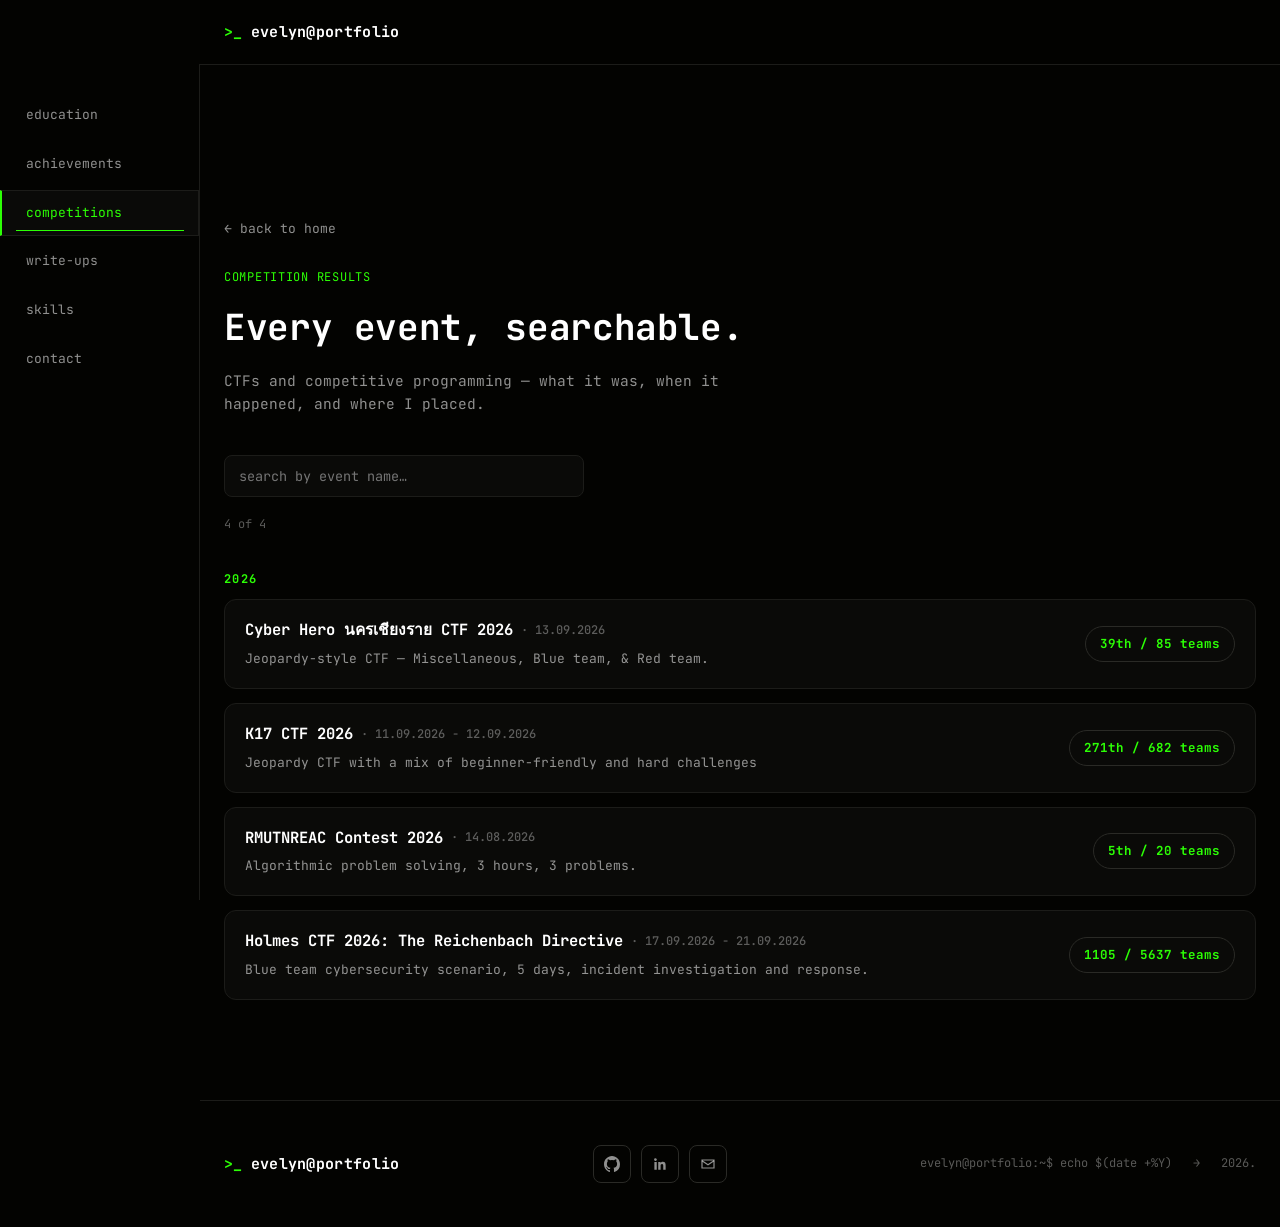
<file: competitions.html>
<!DOCTYPE html>
<html lang="en">
<head>
<meta charset="UTF-8">
<meta name="viewport" content="width=device-width, initial-scale=1.0">
<title>evelyn@competitions</title>
<meta name="description" content="CTF and competitive programming results — searchable list.">
<link rel="preconnect" href="https://fonts.googleapis.com">
<link rel="preconnect" href="https://fonts.gstatic.com" crossorigin>
<link href="https://fonts.googleapis.com/css2?family=JetBrains+Mono:wght@400;500;600;700;800&display=swap" rel="stylesheet">
<link rel="stylesheet" href="css/style.css">
<style>
  /* ---- Competitions-index-specific styles (not in style.css) ---- */
  .blog-hero { max-width: 1120px; margin: 0 auto; padding: 150px 24px 0; }
  .blog-back {
    display: inline-flex; align-items: center; gap: 6px;
    color: var(--muted); text-decoration: none; font-size: 13px; margin-bottom: 28px;
  }
  .blog-back:hover { color: var(--text); }

  .blog-controls {
    max-width: 1120px; margin: 40px auto 0; padding: 0 24px;
    display: flex; flex-direction: column; gap: 18px;
  }
  .blog-search input{
    width: 100%; max-width: 360px;
    background: var(--bg-raised); border: 1px solid var(--border);
    border-radius: var(--radius-sm); padding: 11px 14px; color: var(--text);
    font-family: inherit; font-size: 13.5px;
  }
  .blog-search input:focus{ border-color: var(--accent); outline: none; }

  .blog-list-wrap{ max-width: 1120px; margin: 0 auto; padding: 36px 24px 100px; }
  .blog-empty{ color: var(--muted); font-size: 14px; padding: 40px 0; text-align: center; }
  .filter-count{ font-size: 12px; color: var(--muted-dim); }
</style>
</head>
<body data-page="competitions">

<header class="site-header">
  <div class="container header-inner">
    <a href="index.html#hero" class="logo" aria-label="eve portfolio home">
      <span class="prompt">&gt;_</span> evelyn@portfolio
    </a>
    <aside class="side-nav" aria-label="Primary">
      <nav class="side-nav-list">
        <a href="index.html#education" class="nav-link" data-section="education">education</a>
        <a href="index.html#achievements" class="nav-link" data-section="achievements">achievements</a>
        <a href="index.html#competitions" class="nav-link" data-section="competitions">competitions</a>
        <a href="index.html#writeups" class="nav-link" data-section="writeups">write-ups</a>
        <a href="index.html#skills" class="nav-link" data-section="skills">skills</a>
        <a href="index.html#contact" class="nav-link" data-section="contact">contact</a>
      </nav>
    </aside>
    <div class="nav-cta">
      <button class="nav-toggle" id="nav-toggle" aria-label="Toggle menu" aria-expanded="false" aria-controls="mobile-menu">
        <span></span>
      </button>
    </div>
  </div>
  <div class="mobile-menu" id="mobile-menu">
    <a href="index.html#education" class="nav-link">education</a>
    <a href="index.html#achievements" class="nav-link">achievements</a>
    <a href="index.html#competitions" class="nav-link">competitions</a>
    <a href="index.html#writeups" class="nav-link">write-ups</a>
    <a href="index.html#skills" class="nav-link">skills</a>
    <a href="index.html#contact" class="nav-link">contact</a>
  </div>
</header>

<main id="main">
  <div class="blog-hero">
    <a href="index.html#competitions" class="blog-back">&larr; back to home</a>
    <div class="post-eyebrow" style="font-size:12px;letter-spacing:0.06em;text-transform:uppercase;color:var(--accent);margin-bottom:12px;">Competition Results</div>
    <h1 class="section-title">Every event, searchable.</h1>
    <p class="section-desc">CTFs and competitive programming — what it was, when it happened, and where I placed.</p>
  </div>

  <div class="blog-controls">
    <div class="blog-search">
      <input id="competition-search" type="text" placeholder="search by event name&hellip;" autocomplete="off">
    </div>
    <span class="filter-count" id="filter-count"></span>
  </div>

  <div class="blog-list-wrap">
    <div id="all-competition-list">
      <!-- Rendered by inline script below from js/competitions_data.js -->
    </div>
    <div class="blog-empty" id="competition-empty" style="display:none;">No competitions match that search.</div>
  </div>
</main>

<footer>
  <div class="container footer-inner">
    <div class="logo"><span class="prompt">&gt;_</span> evelyn@portfolio</div>
    <div class="footer-links">
      <a href="https://github.com/evelynV-exe" class="footer-link" aria-label="GitHub">
        <svg width="16" height="16" viewBox="0 0 24 24" fill="currentColor"><path d="M12 0C5.37 0 0 5.5 0 12.3c0 5.44 3.44 10.05 8.2 11.68.6.11.82-.27.82-.6 0-.29-.01-1.07-.02-2.1-3.34.75-4.04-1.65-4.04-1.65-.55-1.43-1.34-1.81-1.34-1.81-1.09-.77.08-.76.08-.76 1.2.09 1.84 1.26 1.84 1.26 1.07 1.87 2.81 1.33 3.5 1.02.11-.79.42-1.33.76-1.64-2.67-.31-5.47-1.37-5.47-6.09 0-1.35.47-2.44 1.24-3.31-.12-.31-.54-1.56.12-3.26 0 0 1.01-.33 3.3 1.26a11.2 11.2 0 0 1 6 0c2.29-1.59 3.3-1.26 3.3-1.26.66 1.7.24 2.95.12 3.26.77.87 1.24 1.96 1.24 3.31 0 4.73-2.81 5.77-5.49 6.08.43.38.81 1.12.81 2.27 0 1.64-.02 2.96-.02 3.36 0 .33.22.72.83.6A12.32 12.32 0 0 0 24 12.3C24 5.5 18.63 0 12 0Z"/></svg>
      </a>
      <a href="https://linkedin.com/in/evelynbt" class="footer-link" aria-label="LinkedIn">
        <svg width="16" height="16" viewBox="0 0 24 24" fill="currentColor"><path d="M20.45 20.45h-3.56v-5.57c0-1.33-.02-3.04-1.85-3.04-1.86 0-2.14 1.45-2.14 2.94v5.67H9.34V9h3.42v1.56h.05c.48-.9 1.64-1.85 3.37-1.85 3.6 0 4.27 2.37 4.27 5.46v6.28ZM5.34 7.43a2.07 2.07 0 1 1 0-4.13 2.07 2.07 0 0 1 0 4.13ZM7.12 20.45H3.56V9h3.56v11.45Z"/></svg>
      </a>
      <a href="mailto:asyncbyevelyn@gmail.com" class="footer-link" aria-label="Email">
        <svg width="16" height="16" viewBox="0 0 24 24" fill="none" stroke="currentColor" stroke-width="1.8"><path d="M3 6h18v12H3z"/><path d="m3 7 9 6 9-6"/></svg>
      </a>
    </div>
    <div class="footer-copy">evelyn@portfolio:~$ echo $(date +%Y) &nbsp; → &nbsp; 2026.</div>
  </div>
</footer>

<script src="js/competitions_data.js"></script>
<script src="js/script.js"></script>
<script>
  (function(){
    const items = window.competitions || [];

    const listEl = document.getElementById('all-competition-list');
    const emptyMsg = document.getElementById('competition-empty');
    const searchInput = document.getElementById('competition-search');
    const countEl = document.getElementById('filter-count');
    let searchTerm = '';

    function itemHTML(c){
      return `
        <div class="competition-item">
          <div class="competition-main">
            <div class="competition-event">${c.event}${c.date ? ` <span class="competition-date">&middot; ${c.date}</span>` : ''}</div>
            <div class="competition-desc">${c.description}</div>
          </div>
          <span class="competition-position">${c.position}</span>
        </div>`;
    }

    function yearOf(c){
      const m = (c.date || '').match(/\d{4}/);
      return m ? m[0] : 'Undated';
    }

    function matches(c){
      if(!searchTerm) return true;
      const haystack = (c.event + ' ' + (c.description || '') + ' ' + (c.position || '')).toLowerCase();
      return haystack.includes(searchTerm);
    }

    function render(){
      const visible = items.filter(matches);

      // Group by year, newest first ('Undated' sinks to the bottom).
      const years = [...new Set(visible.map(yearOf))].sort((a, b) => {
        if(a === 'Undated') return 1;
        if(b === 'Undated') return -1;
        return b.localeCompare(a);
      });

      listEl.innerHTML = years.map(year => `
        <div class="competition-year">${year}</div>
        <div class="competition-list">
          ${visible.filter(c => yearOf(c) === year).map(itemHTML).join('')}
        </div>
      `).join('');

      emptyMsg.style.display = visible.length ? 'none' : 'block';
      countEl.textContent = `${visible.length} of ${items.length}`;
    }

    searchInput.addEventListener('input', (e) => {
      searchTerm = e.target.value.trim().toLowerCase();
      render();
    });

    render();
  })();
</script>

</body>
</html>
</file>
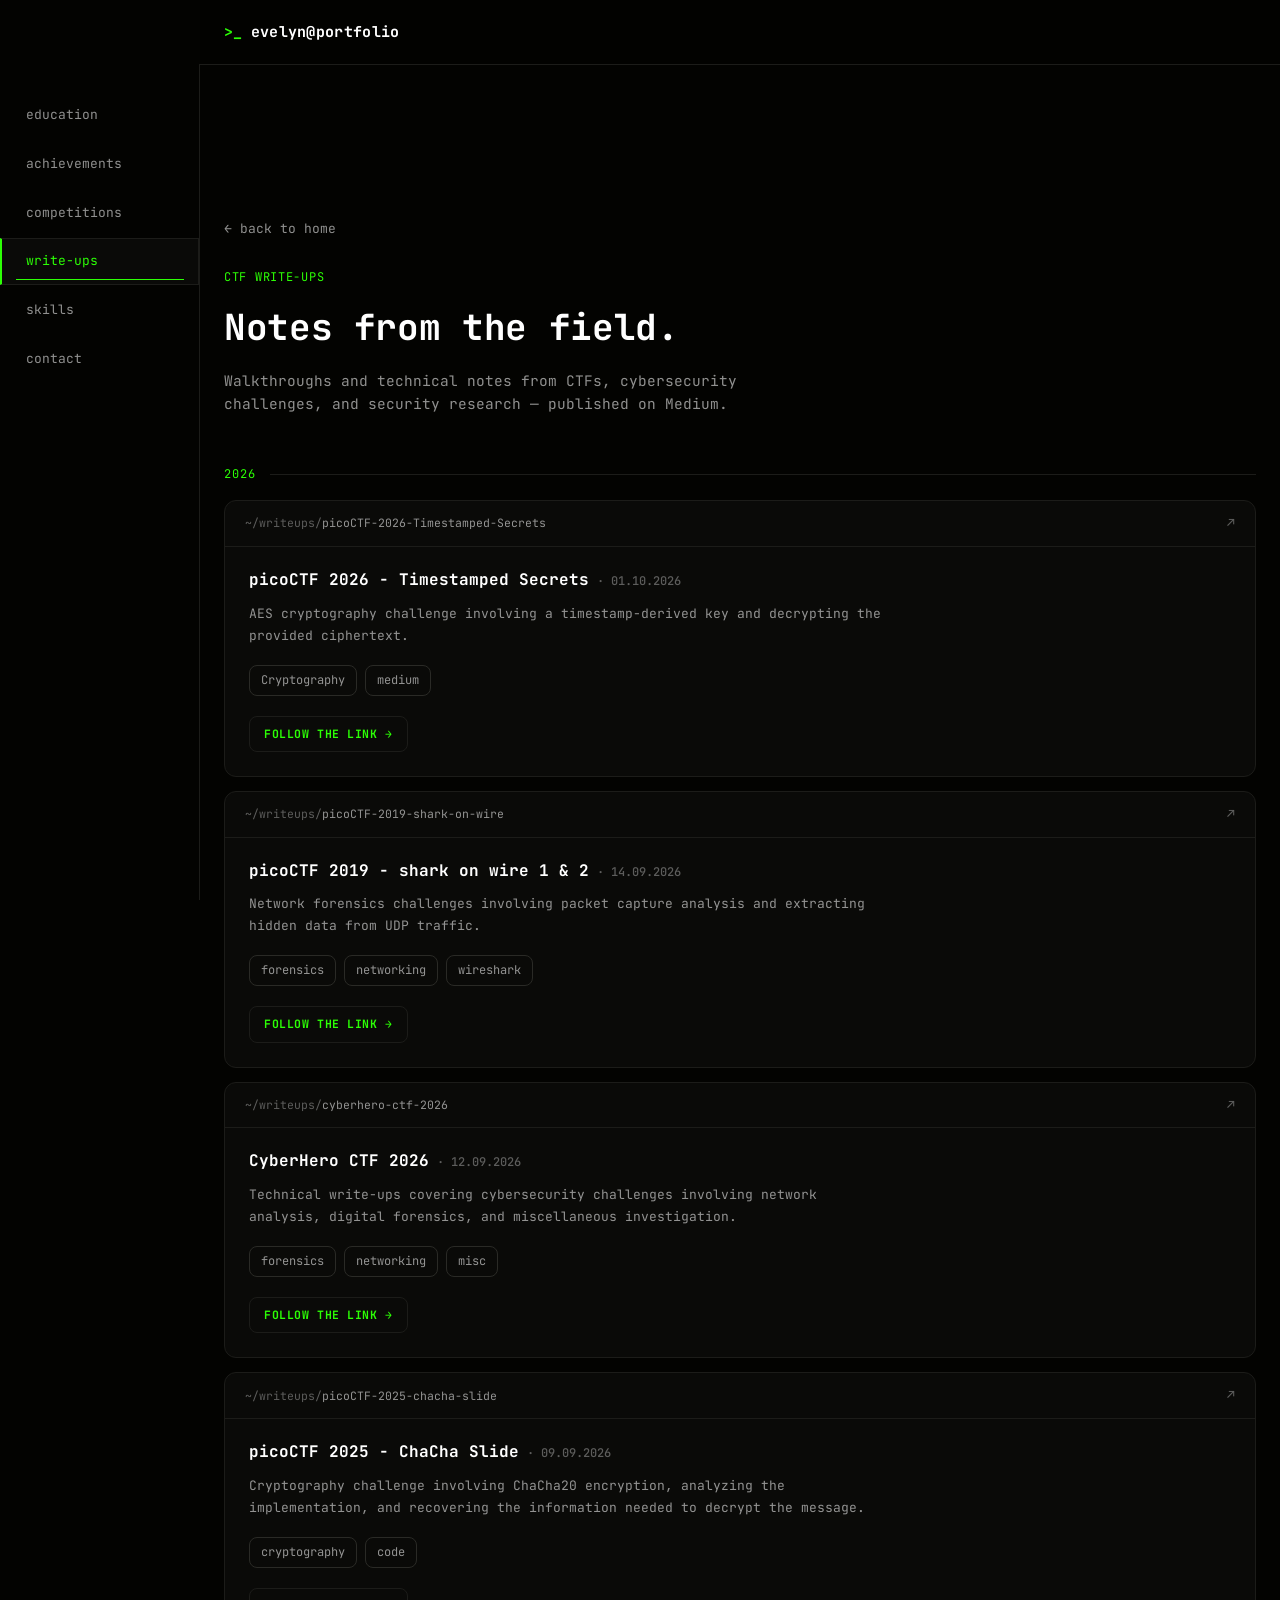
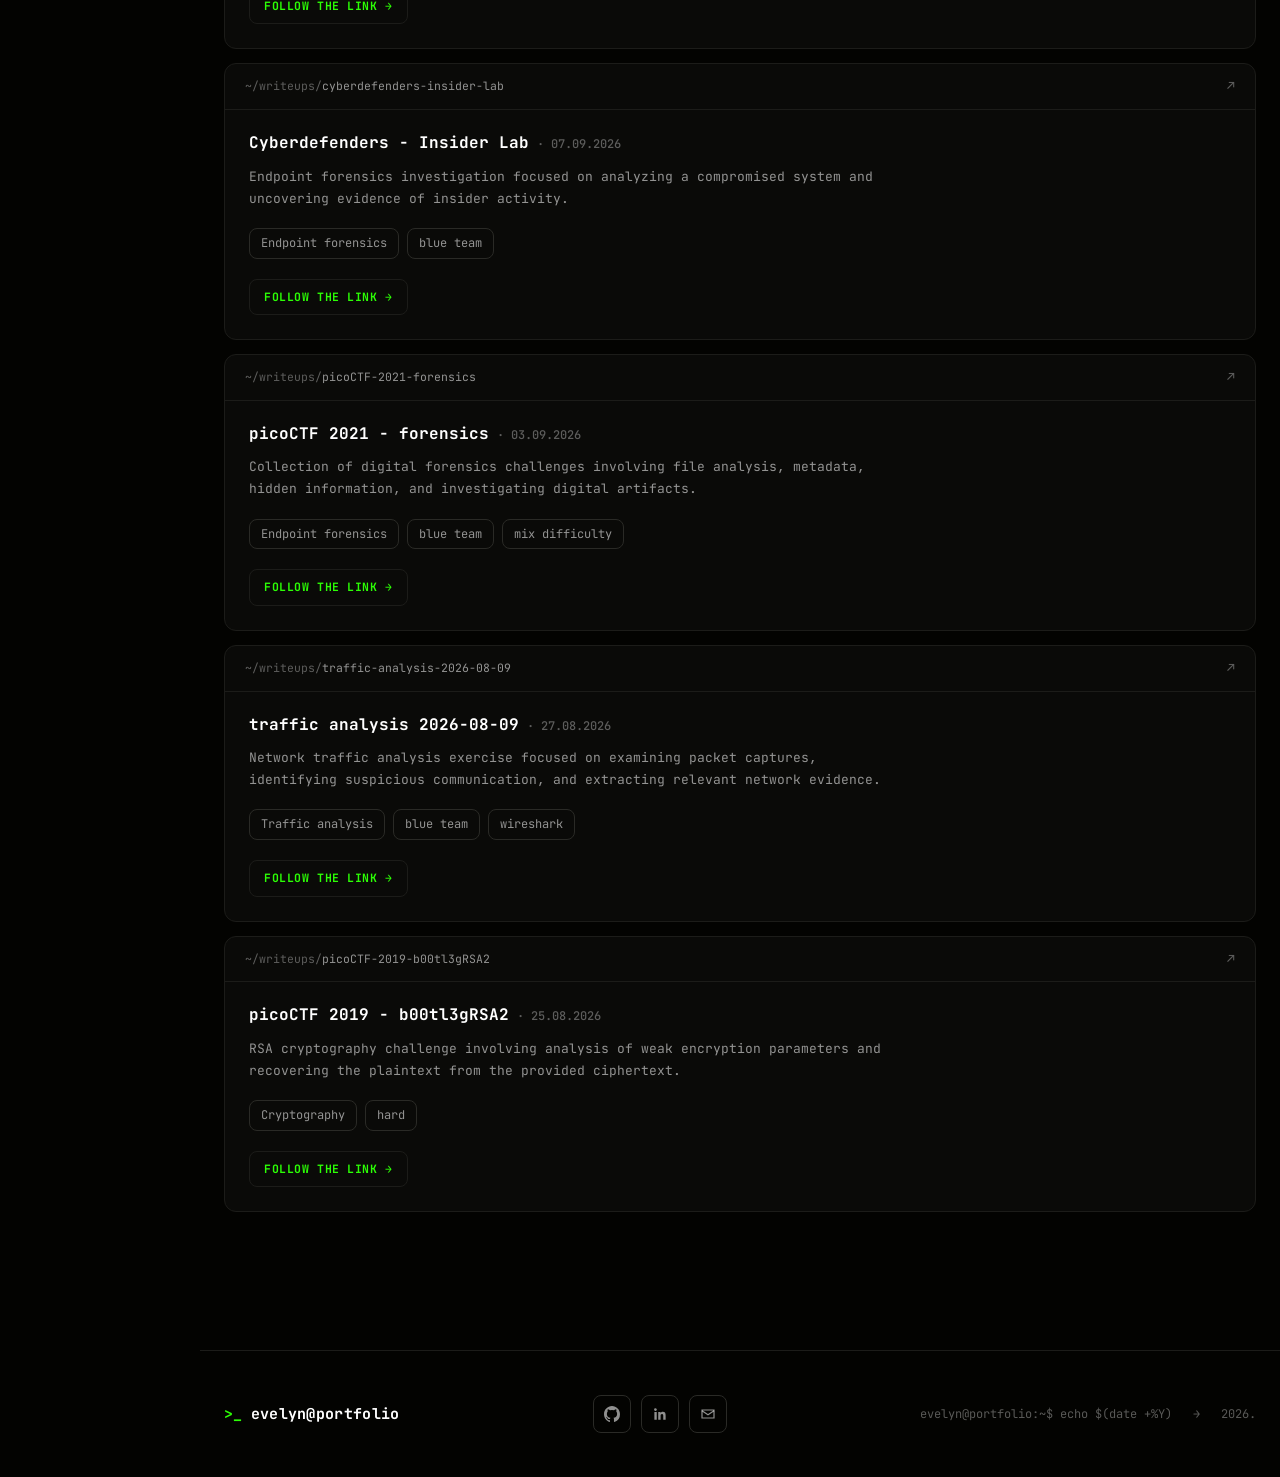
<file: writeups.html>
<!DOCTYPE html>
<html lang="en">
<head>
<meta charset="UTF-8">
<meta name="viewport" content="width=device-width, initial-scale=1.0">
<title>evelyn@write-ups</title>
<meta name="description" content="CTF write-ups and cybersecurity walkthroughs, published on Medium.">
<link rel="preconnect" href="https://fonts.googleapis.com">
<link rel="preconnect" href="https://fonts.gstatic.com" crossorigin>
<link href="https://fonts.googleapis.com/css2?family=JetBrains+Mono:wght@400;500;600;700;800&display=swap" rel="stylesheet">
<link rel="stylesheet" href="css/style.css">
<style>
  /* ---- Write-ups-index-specific styles (not in style.css) ---- */
  .writeup-hero { max-width: 1120px; margin: 0 auto; padding: 150px 24px 0; }
  .writeup-back {
    display: inline-flex; align-items: center; gap: 6px;
    color: var(--muted); text-decoration: none; font-size: 13px; margin-bottom: 28px;
  }
  .writeup-back:hover { color: var(--text); }

  .writeup-list-wrap{ max-width: 1120px; margin: 0 auto; padding: 50px 24px 100px; }

  .writeup-year{
    display: flex; align-items: center; gap: 14px;
    color: var(--accent); font-size: 12px; letter-spacing: 0.08em;
    text-transform: uppercase; margin: 0 0 16px;
  }
  .writeup-year::after{ content: ""; flex: 1; height: 1px; background: var(--border); }
  .writeup-year:not(:first-child){ margin-top: 10px; }

  .writeup-list{ display: flex; flex-direction: column; gap: 14px; margin-bottom: 38px; }

  .writeup-card{
    display: block; padding: 0; overflow: hidden;
    background: var(--bg-raised); border: 1px solid var(--border); border-radius: var(--radius-lg);
    text-decoration: none; color: inherit;
    transition: border-color 200ms var(--ease), transform 200ms var(--ease), box-shadow 200ms var(--ease);
  }
  .writeup-card:hover{
    border-color: var(--accent);
    transform: translateY(-3px);
    box-shadow: 0 18px 34px -24px rgba(44,255,5,0.28);
  }

  .writeup-card-head{
    display: flex; align-items: center; justify-content: space-between; gap: 10px;
    padding: 12px 20px;
    border-bottom: 1px solid var(--border);
    font-size: 11.5px; color: var(--muted-dim);
  }
  .writeup-path::before{ content: "~/writeups/"; color: var(--muted-dim); }
  .writeup-path{ color: var(--muted); }
  .writeup-arrow{ font-size: 13px; color: var(--muted-dim); transition: color 200ms var(--ease), transform 200ms var(--ease); }
  .writeup-card:hover .writeup-arrow{ color: var(--accent); transform: translate(2px, -2px); }

  .writeup-card-body{ padding: 20px 24px 24px; }

  .writeup-top{ display: flex; align-items: baseline; flex-wrap: wrap; gap: 8px; margin-bottom: 10px; }
  .writeup-event{ font-size: 16px; font-weight: 700; }
  .writeup-date{ font-size: 12px; font-weight: 500; color: var(--muted-dim); }

  .writeup-desc{ color: var(--muted); font-size: 13px; line-height: 1.7; max-width: 640px; margin-bottom: 18px; }

  .writeup-tags{ display: flex; flex-wrap: wrap; gap: 8px; margin-bottom: 20px; }

  .writeup-medium{
    display: inline-flex; align-items: center; gap: 6px;
    font-size: 11.5px; font-weight: 700; letter-spacing: 0.05em; text-transform: uppercase;
    color: var(--accent);
    border: 1px solid var(--border); border-radius: var(--radius-sm);
    padding: 8px 14px;
    transition: border-color 200ms var(--ease), background 200ms var(--ease);
  }
  .writeup-card:hover .writeup-medium{ border-color: var(--accent); background: rgba(44,255,5,0.06); }

  @media (max-width: 700px){
    .writeup-hero{ padding-top: 120px; }
    .writeup-card-head{ padding: 10px 16px; }
    .writeup-card-body{ padding: 18px 18px 20px; }
  }
</style>
</head>
<body data-page="writeups">

<header class="site-header">
  <div class="container header-inner">
    <a href="index.html#hero" class="logo" aria-label="eve portfolio home">
      <span class="prompt">&gt;_</span> evelyn@portfolio
    </a>
    <aside class="side-nav" aria-label="Primary">
      <nav class="side-nav-list">
        <a href="index.html#education" class="nav-link" data-section="education">education</a>
        <a href="index.html#achievements" class="nav-link" data-section="achievements">achievements</a>
        <a href="index.html#competitions" class="nav-link" data-section="competitions">competitions</a>
        <a href="index.html#writeups" class="nav-link" data-section="writeups">write-ups</a>
        <a href="index.html#skills" class="nav-link" data-section="skills">skills</a>
        <a href="index.html#contact" class="nav-link" data-section="contact">contact</a>
      </nav>
    </aside>
    <div class="nav-cta">
      <button class="nav-toggle" id="nav-toggle" aria-label="Toggle menu" aria-expanded="false" aria-controls="mobile-menu">
        <span></span>
      </button>
    </div>
  </div>
  <div class="mobile-menu" id="mobile-menu">
    <a href="index.html#education" class="nav-link">education</a>
    <a href="index.html#achievements" class="nav-link">achievements</a>
    <a href="index.html#competitions" class="nav-link">competitions</a>
    <a href="index.html#writeups" class="nav-link">write-ups</a>
    <a href="index.html#skills" class="nav-link">skills</a>
    <a href="index.html#contact" class="nav-link">contact</a>
  </div>
</header>

<main id="main">
  <div class="writeup-hero">
    <a href="index.html#writeups" class="writeup-back">&larr; back to home</a>
    <div class="post-eyebrow" style="font-size:12px;letter-spacing:0.06em;text-transform:uppercase;color:var(--accent);margin-bottom:12px;">CTF Write-ups</div>
    <h1 class="section-title">Notes from the field.</h1>
    <p class="section-desc">Walkthroughs and technical notes from CTFs, cybersecurity challenges, and security research — published on Medium.</p>
  </div>

  <div class="writeup-list-wrap">

    <div id="writeups-container">
      <!-- Write-ups are rendered from js/writeups_data.js -->
    </div>

  </div>
</main>

<footer>
  <div class="container footer-inner">
    <div class="logo"><span class="prompt">&gt;_</span> evelyn@portfolio</div>
    <div class="footer-links">
      <a href="https://github.com/evelynV-exe" class="footer-link" aria-label="GitHub">
        <svg width="16" height="16" viewBox="0 0 24 24" fill="currentColor"><path d="M12 0C5.37 0 0 5.5 0 12.3c0 5.44 3.44 10.05 8.2 11.68.6.11.82-.27.82-.6 0-.29-.01-1.07-.02-2.1-3.34.75-4.04-1.65-4.04-1.65-.55-1.43-1.34-1.81-1.34-1.81-1.09-.77.08-.76.08-.76 1.2.09 1.84 1.26 1.84 1.26 1.07 1.87 2.81 1.33 3.5 1.02.11-.79.42-1.33.76-1.64-2.67-.31-5.47-1.37-5.47-6.09 0-1.35.47-2.44 1.24-3.31-.12-.31-.54-1.56.12-3.26 0 0 1.01-.33 3.3 1.26a11.2 11.2 0 0 1 6 0c2.29-1.59 3.3-1.26 3.3-1.26.66 1.7.24 2.95.12 3.26.77.87 1.24 1.96 1.24 3.31 0 4.73-2.81 5.77-5.49 6.08.43.38.81 1.12.81 2.27 0 1.64-.02 2.96-.02 3.36 0 .33.22.72.83.6A12.32 12.32 0 0 0 24 12.3C24 5.5 18.63 0 12 0Z"/></svg>
      </a>
      <a href="https://linkedin.com/in/evelynbt" class="footer-link" aria-label="LinkedIn">
        <svg width="16" height="16" viewBox="0 0 24 24" fill="currentColor"><path d="M20.45 20.45h-3.56v-5.57c0-1.33-.02-3.04-1.85-3.04-1.86 0-2.14 1.45-2.14 2.94v5.67H9.34V9h3.42v1.56h.05c.48-.9 1.64-1.85 3.37-1.85 3.6 0 4.27 2.37 4.27 5.46v6.28ZM5.34 7.43a2.07 2.07 0 1 1 0-4.13 2.07 2.07 0 0 1 0 4.13ZM7.12 20.45H3.56V9h3.56v11.45Z"/></svg>
      </a>
      <a href="mailto:asyncbyevelyn@gmail.com" class="footer-link" aria-label="Email">
        <svg width="16" height="16" viewBox="0 0 24 24" fill="none" stroke="currentColor" stroke-width="1.8"><path d="M3 6h18v12H3z"/><path d="m3 7 9 6 9-6"/></svg>
      </a>
    </div>
    <div class="footer-copy">evelyn@portfolio:~$ echo $(date +%Y) &nbsp; → &nbsp; 2026.</div>
  </div>
</footer>

<script src="js/writeup_data.js"></script>
<script src="js/script.js"></script>

</body>
</html>
</file>
<file: css/style.css>
:root {
  --bg: #030301;
  --bg-raised: #0a0a08;
  --accent: #2CFF05;
  --text: #ffffff;
  --border: #1c1c19;
  --border-hover: #2a2a26;
  --muted: rgba(255,255,255,0.56);
  --muted-dim: rgba(255,255,255,0.34);
  --header-bg: rgba(3,3,1,0.88);
  --terminal-bg: #060605;
  --surface-tint: rgba(255,255,255,0.03);
  --radius-sm: 8px;
  --radius: 10px;
  --radius-lg: 12px;
  --ease: cubic-bezier(.4,0,.2,1);
  --sidebar-width: 200px;
}

html {
  transition: background 200ms var(--ease);
}

body,
.site-header,
.terminal-titlebar,
.terminal-window,
.project-card,
.skill-card,
.badge,
.tag,
.btn,
.nav-link,
.card-link,
.footer-link {
  transition:
    background 200ms var(--ease),
    border-color 200ms var(--ease),
    color 200ms var(--ease);
}

* {
  margin: 0;
  padding: 0;
  box-sizing: border-box;
}

html {
  scroll-behavior: smooth;
}

body {
  background: var(--bg);
  color: var(--text);
  font-family: 'JetBrains Mono', ui-monospace, 'SF Mono', Consolas, monospace;
  line-height: 1.6;
  -webkit-font-smoothing: antialiased;
  overflow-x: hidden;
}

::selection {
  background: var(--accent);
  color: var(--bg);
}

a {
  color: inherit;
  text-decoration: none;
}

:focus-visible {
  outline: 1.5px solid var(--accent);
  outline-offset: 3px;
  border-radius: 4px;
}

/* ---------- Scrollbar ---------- */

::-webkit-scrollbar {
  width: 10px;
}

::-webkit-scrollbar-track {
  background: var(--bg);
}

::-webkit-scrollbar-thumb {
  background: var(--border-hover);
  border-radius: 10px;
}

::-webkit-scrollbar-thumb:hover {
  background: var(--muted-dim);
}

/* ---------- Container ---------- */

.container {
  width: 100%;
  max-width: 1120px;
  margin: 0 auto;
  padding: 0 24px;
}

/* ---------- Header ---------- */

.site-header {
  position: sticky;
  top: 0;
  z-index: 100;
  background: var(--header-bg);
  border-bottom: 1px solid var(--border);
  backdrop-filter: none;
}

.header-inner {
  display: flex;
  align-items: center;
  justify-content: space-between;
  height: 64px;
}

.logo {
  display: flex;
  align-items: center;
  gap: 8px;
  font-weight: 700;
  font-size: 15px;
  letter-spacing: 0.02em;
}

.logo .prompt {
  color: var(--accent);
}

.logo .blink-dot {
  width: 8px;
  height: 8px;
  background: var(--accent);
  animation: blink 1.1s step-end infinite;
  border-radius: 1px;
}

/* ---------- Sidebar nav ---------- */

.side-nav {
  position: fixed;
  top: 64px;
  left: 0;
  bottom: 0;
  width: var(--sidebar-width);
  border-right: 1px solid var(--border);
  background: var(--bg);
  z-index: 90;
  overflow-y: auto;
  padding: 28px 0;
}

.side-nav .side-nav-list {
  display: flex;
  flex-direction: column;
  gap: 2px;
}

.side-nav .nav-link {
  padding: 12px 24px;
  font-size: 13px;
  color: var(--muted);
  border: 1px solid transparent;
  border-left: 2px solid transparent;
  border-radius: 0;
  transition:
    color 180ms var(--ease),
    border-color 180ms var(--ease),
    background 180ms var(--ease);
}

.side-nav .nav-link:hover {
  color: var(--text);
  background: var(--surface-tint);
}

.side-nav .nav-link.active {
  color: var(--accent);
  background: var(--bg-raised);
  border-left-color: var(--accent);
}

.nav-link {
  padding: 8px 14px;
  font-size: 13px;
  color: var(--muted);
  border: 1px solid transparent;
  border-radius: var(--radius-sm);
  transition:
    color 180ms var(--ease),
    border-color 180ms var(--ease),
    background 180ms var(--ease);
  position: relative;
}

.nav-link::before {
  content: "";
}

.nav-link:hover {
  color: var(--text);
  border-color: var(--border);
}

.nav-link.active {
  color: var(--accent);
  border-color: var(--border);
  background: var(--bg-raised);
}

.nav-link.active::after {
  content: "";
  position: absolute;
  left: 14px;
  right: 14px;
  bottom: 4px;
  height: 1px;
  background: var(--accent);
}

/* ---------- Header CTA ---------- */

.nav-cta {
  display: flex;
  align-items: center;
  gap: 12px;
}

.btn {
  display: inline-flex;
  align-items: center;
  gap: 8px;
  padding: 9px 18px;
  font-family: inherit;
  font-size: 13px;
  font-weight: 600;
  border-radius: var(--radius-sm);
  border: 1px solid var(--border-hover);
  background: transparent;
  color: var(--text);
  cursor: pointer;
  transition:
    border-color 180ms var(--ease),
    color 180ms var(--ease),
    background 180ms var(--ease),
    transform 180ms var(--ease);
}

.btn:hover {
  border-color: var(--accent);
  color: var(--accent);
  transform: translateY(-1px);
}

.btn-solid {
  background: var(--accent);
  color: var(--bg);
  border-color: var(--accent);
  font-weight: 700;
}

.btn-solid:hover {
  background: transparent;
  color: var(--accent);
  transform: translateY(-1px);
}

/* ---------- Mobile navigation ---------- */

.nav-toggle {
  display: none;
  width: 38px;
  height: 38px;
  border: 1px solid var(--border-hover);
  border-radius: var(--radius-sm);
  background: transparent;
  align-items: center;
  justify-content: center;
  cursor: pointer;
  flex-direction: column;
  gap: 4px;
}

.nav-toggle span,
.nav-toggle::before,
.nav-toggle::after {
  content: "";
  display: block;
  width: 16px;
  height: 1.5px;
  background: var(--text);
  transition: all 200ms var(--ease);
}

.mobile-menu {
  display: none;
  position: fixed;
  inset: 0;
  top: 64px;
  background: var(--bg);
  z-index: 99;
  padding: 32px 24px;
  flex-direction: column;
  gap: 4px;
  animation: fadeIn 200ms var(--ease);
}

.mobile-menu.open {
  display: flex;
}

.mobile-menu .nav-link {
  font-size: 16px;
  padding: 16px 4px;
  border-bottom: 1px solid var(--border);
  border-radius: 0;
}

@keyframes fadeIn {
  from {
    opacity: 0;
  }

  to {
    opacity: 1;
  }
}

@keyframes blink {
  0%,
  50% {
    opacity: 1;
  }

  51%,
  100% {
    opacity: 0;
  }
}

/* ---------- Desktop sidebar layout ---------- */

@media (min-width: 861px) {
  .site-header {
    margin-left: var(--sidebar-width);
    width: calc(100% - var(--sidebar-width));
  }

  #main,
  footer {
    margin-left: var(--sidebar-width);
    width: calc(100% - var(--sidebar-width));
  }
}

/* ---------- Hero / Terminal ---------- */

.hero {
  min-height: auto;
  display: flex;
  flex-direction: column;
  align-items: center;
  justify-content: flex-start;
  padding: 60px 24px 80px;
  position: relative;
}

.terminal-window {
  width: 100%;
  max-width: 760px;
  border: 1px solid var(--border-hover);
  border-radius: var(--radius-lg);
  background: var(--bg-raised);
  overflow: hidden;
  box-shadow: 0 30px 60px -30px rgba(0,0,0,0.6);
}

.terminal-titlebar {
  display: flex;
  align-items: center;
  gap: 8px;
  padding: 12px 16px;
  border-bottom: 1px solid var(--border);
  background: var(--terminal-bg);
}

.tb-dot {
  width: 10px;
  height: 10px;
  border-radius: 50%;
  border: 1px solid rgba(0,0,0,0.15);
}

.tb-dot:nth-child(1) {
  background: #ff5f57;
}

.tb-dot:nth-child(2) {
  background: #ffbd2e;
}

.tb-dot:nth-child(3) {
  background: #28c840;
}

.terminal-titlebar .tb-name {
  margin-left: 8px;
  font-size: 12px;
  color: var(--muted);
}

/* ---------- Profile card ---------- */

.profile-card {
  max-width: 760px;
}

.profile-body {
  display: flex;
  gap: 36px;
  align-items: stretch;
  padding: 32px;
}

.profile-avatar {
  position: relative;
  flex-shrink: 0;
  width: 220px;
  border-radius: var(--radius-lg);
  border: 1px solid var(--border-hover);
  background:
    repeating-linear-gradient(
      135deg,
      rgba(44,255,5,0.05) 0 2px,
      transparent 2px 10px
    ),
    var(--terminal-bg);
  display: flex;
  align-items: center;
  justify-content: center;
  box-shadow: inset 0 0 0 1px rgba(44,255,5,0.04);
  overflow: hidden;
}

.profile-avatar-img {
  position: absolute;
  inset: 0;
  width: 100%;
  height: 100%;
  object-fit: cover;
}

.profile-avatar-initials {
  display: none;
  font-size: 56px;
  font-weight: 800;
  letter-spacing: 0.02em;
  color: var(--accent);
}

.profile-status-dot {
  position: absolute;
  right: 10px;
  bottom: 10px;
  width: 11px;
  height: 11px;
  border-radius: 50%;
  background: var(--accent);
  border: 2px solid var(--bg-raised);
  box-shadow: 0 1px 4px rgba(0,0,0,0.4);
}

.profile-main {
  min-width: 0;
  flex: 1;
  display: flex;
  flex-direction: column;
  justify-content: center;
}

.profile-heading {
  display: flex;
  align-items: baseline;
  gap: 12px;
  flex-wrap: wrap;
}

.profile-name {
  font-size: 26px;
  font-weight: 800;
  letter-spacing: -0.01em;
}

.profile-handle {
  font-size: 13px;
  color: var(--muted-dim);
}

.profile-role {
  font-size: 13px;
  color: var(--accent);
  margin-top: 6px;
  letter-spacing: 0.02em;
}

.profile-bio {
  font-size: 14px;
  line-height: 1.7;
  color: var(--muted);
  margin-top: 16px;
  max-width: 460px;
}

.profile-stats {
  margin-top: 22px;
  display: flex;
  flex-direction: column;
}

.profile-stat {
  display: grid;
  grid-template-columns: 90px 1fr;
  gap: 16px;
  align-items: center;
  padding: 8px 0;
  border-bottom: 1px solid var(--border);
  font-size: 12.5px;
}

.profile-stat:last-child {
  border-bottom: none;
}

.profile-stat-label {
  color: var(--muted-dim);
  text-transform: uppercase;
  letter-spacing: 0.1em;
  font-size: 11px;
}

.profile-stat-label::before {
  content: "› ";
  color: var(--accent);
}

.profile-stat-value {
  color: var(--text);
  display: flex;
  align-items: center;
}

.profile-socials {
  display: flex;
  gap: 10px;
  margin-top: 24px;
}

.profile-social-link {
  width: 38px;
  height: 38px;
  border-radius: var(--radius-sm);
  border: 1px solid var(--border-hover);
  display: flex;
  align-items: center;
  justify-content: center;
  color: var(--muted);
  font-size: 15px;
  transition:
    border-color 180ms var(--ease),
    color 180ms var(--ease),
    transform 180ms var(--ease);
}

.profile-social-link:hover {
  border-color: var(--accent);
  color: var(--accent);
  transform: translateY(-2px);
}

@keyframes pulseRing {
  0% {
    transform: scale(1);
    opacity: 0.5;
  }

  70% {
    transform: scale(2.2);
    opacity: 0;
  }

  100% {
    transform: scale(2.2);
    opacity: 0;
  }
}

/* ---------- Sections ---------- */

section {
  padding: 110px 0;
  border-top: 1px solid var(--border);
}

.section-head {
  margin-bottom: 56px;
}

.section-tag {
  font-size: 12px;
  color: var(--accent);
  letter-spacing: 0.14em;
  text-transform: uppercase;
  margin-bottom: 14px;
  display: block;
}

.section-title {
  font-size: clamp(26px, 3.4vw, 36px);
  font-weight: 700;
  letter-spacing: -0.01em;
}

.section-desc {
  color: var(--muted);
  margin-top: 12px;
  max-width: 560px;
  font-size: 14.5px;
}

.reveal {
  opacity: 0;
  transform: translateY(18px);
  transition:
    opacity 550ms var(--ease),
    transform 550ms var(--ease);
}

.reveal.in-view {
  opacity: 1;
  transform: translateY(0);
}

/* ---------- Education ---------- */

.education-timeline {
  position: relative;
  max-width: 950px;
  margin-top: 60px;
  padding-left: 190px;
}

.education-timeline::before {
  content: "";
  position: absolute;
  left: 150px;
  top: 8px;
  bottom: 8px;
  width: 1px;
  background: rgba(255,255,255,0.15);
}

.timeline-item {
  position: relative;
  padding-bottom: 70px;
}

.timeline-item:last-child {
  padding-bottom: 0;
}

.timeline-marker {
  position: absolute;
  left: -44px;
  top: 7px;
  width: 9px;
  height: 9px;
  border: 2px solid #00ff41;
  background: #000;
  border-radius: 50%;
  box-shadow: 0 0 0 4px #000;
}

.timeline-date {
  position: absolute;
  left: -190px;
  top: 0;
  width: 120px;
  color: #00ff41;
  font-size: 14px;
  font-weight: 700;
  line-height: 1.5;
  text-align: right;
}

.timeline-content {
  padding-left: 20px;
}

.timeline-content h3 {
  margin: 0 0 16px;
  color: #fff;
  font-size: 21px;
  line-height: 1.4;
}

.timeline-content p {
  margin: 0;
  max-width: 650px;
  color: var(--muted);
  line-height: 1.8;
}

.timeline-date .current {
  display: block;
  width: fit-content;
  margin-top: 8px;
  margin-left: auto;
}

.education-note {
  display: block;
  margin-top: 18px;
  color: #00ff41;
  font-size: 14px;
  font-weight: 600;
}

.current {
  margin-left: 0.5rem;
  padding: 0.15rem 0.5rem;
  border: 1px solid var(--accent);
  border-radius: 999px;
  font-size: 0.7rem;
}

.education-highlights {
  margin-top: 1rem;
  padding: 0;
  list-style: none;
  display: flex;
  flex-wrap: wrap;
  gap: 0.75rem;
  color: var(--accent);
}

.education-highlights li {
  padding: 0.45rem 0.9rem;
  border: 1px solid var(--border-hover);
  border-radius: 999px;
  background: var(--surface-tint);
  color: var(--muted);
  font-size: 0.85rem;
  transition: all 0.25s ease;
}

.education-highlights li:hover {
  border-color: var(--accent);
  color: var(--accent);
  transform: translateY(-2px);
}

/* ---------- Achievement cards ---------- */

.achievements-grid {
  display: grid;
  grid-template-columns: repeat(3, 1fr);
  gap: 20px;
}

.achievement-card {
  min-width: 0;
  border: 1px solid var(--border);
  border-radius: var(--radius-lg);
  background: var(--bg-raised);
  padding: 22px;
  transition:
    border-color 200ms var(--ease),
    transform 200ms var(--ease);
}

.achievement-card:hover {
  border-color: var(--border-hover);
  transform: translateY(-3px);
}

.achievement-image {
  width: 100%;
  aspect-ratio: 4 / 3;
  object-fit: cover;
  display: block;
  border-radius: var(--radius-sm);
  border-bottom: 1px solid var(--border);
  margin: 0 0 14px 0;
}

.achievement-top {
  display: flex;
  align-items: center;
  justify-content: space-between;
  gap: 10px;
  margin-bottom: 14px;
}

.achievement-icon {
  font-size: 20px;
  line-height: 1;
}

.achievement-date {
  font-size: 11.5px;
  color: var(--muted-dim);
  white-space: nowrap;
}

.achievement-card h3 {
  font-size: 16px;
  margin-bottom: 8px;
  line-height: 1.35;
}

.achievement-card p {
  color: var(--muted);
  font-size: 13.5px;
  margin-bottom: 16px;
}

.achievement-category {
  display: inline-block;
  font-size: 11px;
  color: var(--accent);
  border: 1px solid var(--border-hover);
  border-radius: 5px;
  padding: 3px 9px;
  margin-bottom: 14px;
}

.achievement-tag-row {
  display: flex;
  flex-wrap: wrap;
  gap: 8px;
  margin-bottom: 14px;
}

.achievement-tag-row .tag {
  display: inline-block;
  padding: 6px 11px;
  border: 1px solid var(--border-hover);
  border-radius: var(--radius-sm);
  color: var(--muted);
  background: transparent;
  font-size: 12px;
  line-height: 1.4;
  transition:
    border-color 180ms var(--ease),
    color 180ms var(--ease),
    background 180ms var(--ease);
}

.achievement-tag-row .tag:hover {
  border-color: var(--accent);
  color: var(--accent);
  background: rgba(44,255,5,0.04);
}

.achievement-link {
  font-size: 12.5px;
  color: var(--accent);
  border: 1px solid var(--border);
  padding: 7px 12px;
  border-radius: var(--radius-sm);
  display: inline-block;
  transition:
    border-color 180ms var(--ease),
    background 180ms var(--ease);
}

.achievement-link:hover {
  border-color: var(--accent);
  background: rgba(44,255,5,0.06);
}

.new-badge {
  display: inline-block;
  margin-left: 6px;
  padding: 2px 7px;
  border: 1px solid var(--accent);
  border-radius: 4px;
  color: var(--accent);
  background: transparent;
  font-size: 11px;
  font-weight: 600;
  line-height: 1.4;
  letter-spacing: 0.5px;
}

/* ---------- Competition Results ---------- */
/* ---------- Competition Results ---------- */

.competition-list {
  display: flex;
  flex-direction: column;
  gap: 14px;
  margin-top: 10px;
}

.competition-item {
  display: flex;
  align-items: center;
  justify-content: space-between;
  gap: 20px;

  padding: 18px 20px;

  border: 1px solid var(--border);
  border-radius: var(--radius-lg);

  background: var(--bg-raised);

  transition:
    border-color 200ms var(--ease),
    transform 200ms var(--ease),
    background 200ms var(--ease);
}

.competition-item:hover {
  border-color: var(--border-hover);
  transform: translateY(-2px);
}

.competition-main {
  min-width: 0;
}

.competition-event {
  display: flex;
  align-items: center;
  flex-wrap: wrap;
  gap: 8px;

  font-size: 15.5px;
  font-weight: 700;
  margin-bottom: 6px;
}

.competition-date {
  font-size: 12px;
  font-weight: 500;
  color: var(--muted-dim);
}

.competition-desc {
  font-size: 13px;
  color: var(--muted);
  max-width: 650px;
}

.competition-position {
  flex-shrink: 0;

  font-size: 12.5px;
  font-weight: 700;
  color: var(--accent);

  border: 1px solid var(--border-hover);
  border-radius: 999px;

  padding: 7px 14px;

  white-space: nowrap;
}

/* NEW badge */

.competition-new {
  display: inline-block;

  padding: 2px 7px;

  border: 1px solid var(--accent);
  border-radius: 4px;

  color: var(--accent);
  background: transparent;

  font-size: 10px;
  font-weight: 700;
  line-height: 1.4;
  letter-spacing: 0.5px;

  vertical-align: middle;
}

/* Competition year */

.competition-year {
  margin-top: 28px;
  margin-bottom: 10px;

  color: var(--accent);

  font-size: 12px;
  font-weight: 700;
  letter-spacing: 0.12em;
}

.competition-year:first-child {
  margin-top: 0;
}

@media (max-width: 560px) {

  .competition-item {
    flex-direction: column;
    align-items: flex-start;
    gap: 10px;
  }

  .competition-position {
    align-self: flex-start;
  }

}

/* ---------- Blog / Writeups ---------- */

.blog-list {
  display: flex;
  flex-direction: column;
  gap: 0;
  max-width: 1000px;
}

.blog-item {
  display: grid;
  grid-template-columns: 1fr auto auto;
  align-items: center;
  gap: 24px;
  padding: 20px 0;
  border-bottom: 1px solid var(--border);
  color: inherit;
  text-decoration: none;
  transition:
    border-color 180ms var(--ease),
    color 180ms var(--ease);
}

.blog-item:first-child {
  border-top: 1px solid var(--border);
}

.blog-item:hover {
  border-color: var(--border-hover);
}

.blog-main {
  min-width: 0;
}

.blog-title {
  font-size: 15px;
  font-weight: 700;
  color: var(--text);
  margin-bottom: 6px;
  transition: color 180ms var(--ease);
}

.blog-item:hover .blog-title {
  color: var(--accent);
}

.blog-excerpt {
  color: var(--muted);
  font-size: 13px;
  line-height: 1.7;
  max-width: 760px;
}

.blog-meta {
  flex-shrink: 0;
  color: var(--muted-dim);
  font-size: 11.5px;
  white-space: nowrap;
}

.blog-arrow {
  flex-shrink: 0;
  color: var(--muted);
  font-size: 16px;
  transition:
    color 180ms var(--ease),
    transform 180ms var(--ease);
}

.blog-item:hover .blog-arrow {
  color: var(--accent);
  transform: translateX(3px);
}

/* ---------- Skills ---------- */

.skills-grid {
  display: grid;
  grid-template-columns: repeat(2, 1fr);
  gap: 20px;
}

.skill-card {
  position: relative;
  border: 1px solid var(--border);
  border-radius: var(--radius-lg);
  padding: 24px;
  background: var(--bg-raised);
  overflow: hidden;
  transition:
    border-color 220ms var(--ease),
    transform 220ms var(--ease),
    box-shadow 220ms var(--ease);
}

.skill-card::before {
  content: "";
  position: absolute;
  top: 0;
  left: 0;
  right: 0;
  height: 2px;
  background: linear-gradient(
    90deg,
    transparent,
    var(--accent),
    transparent
  );
  opacity: 0;
  transition: opacity 220ms var(--ease);
}

.skill-card:hover {
  border-color: var(--border-hover);
  transform: translateY(-3px);
  box-shadow: 0 16px 32px -20px rgba(44,255,5,0.18);
}

.skill-card:hover::before {
  opacity: 1;
}

.skill-card h4 {
  font-size: 12px;
  color: var(--accent);
  text-transform: uppercase;
  letter-spacing: 0.1em;
  margin-bottom: 16px;
  display: flex;
  align-items: center;
  gap: 9px;
}

.skill-card h4 i {
  font-size: 12.5px;
  width: 14px;
  text-align: center;
  color: var(--accent);
  opacity: 0.85;
}

.skill-count {
  margin-left: auto;
  font-size: 10.5px;
  color: var(--muted-dim);
  border: 1px solid var(--border-hover);
  border-radius: 999px;
  padding: 1px 8px;
  letter-spacing: 0;
  font-weight: 600;
}

.badge-row {
  display: flex;
  flex-wrap: wrap;
  gap: 9px;
}

.badge {
  position: relative;
  font-size: 12.5px;
  padding: 7px 13px;
  border: 1px solid var(--border-hover);
  border-radius: var(--radius-sm);
  color: var(--text);
  overflow: hidden;
  transition:
    border-color 180ms var(--ease),
    color 180ms var(--ease),
    transform 180ms var(--ease);
  isolation: isolate;
}

.badge::before {
  content: "";
  position: absolute;
  inset: 0;
  background: rgba(44,255,5,0.09);
  transform: scaleX(0);
  transform-origin: left;
  transition: transform 220ms var(--ease);
  z-index: -1;
}

.badge:hover {
  border-color: var(--accent);
  color: var(--accent);
  transform: translateY(-2px);
}

.badge:hover::before {
  transform: scaleX(1);
}

/* ---------- Contact ---------- */

.contact-links {
  display: grid;
  grid-template-columns: repeat(2, minmax(280px, 1fr));
  gap: 16px;
  width: min(100%, 1000px);
  margin: 45px auto 0;
}

.contact-link {
  display: flex;
  align-items: center;
  gap: 16px;
  padding: 18px 20px;
  border: 1px solid rgba(255,255,255,0.12);
  border-radius: 8px;
  text-decoration: none;
  color: inherit;
  transition:
    border-color 0.2s ease,
    background 0.2s ease,
    transform 0.2s ease;
}

.contact-link:hover {
  border-color: #00ff41;
  background: rgba(0,255,65,0.03);
  transform: translateY(-2px);
}

.contact-icon {
  width: 42px;
  height: 42px;
  display: flex;
  align-items: center;
  justify-content: center;
  border: 1px solid rgba(255,255,255,0.15);
  border-radius: 6px;
  color: var(--muted);
  font-size: 18px;
  flex-shrink: 0;
  transition:
    color 0.2s ease,
    border-color 0.2s ease;
}

.contact-link:hover .contact-icon {
  color: #00ff41;
  border-color: #00ff41;
}

.contact-info {
  display: flex;
  flex-direction: column;
  gap: 4px;
  min-width: 0;
}

.contact-label {
  color: #00ff41;
  font-size: 11px;
  font-weight: 700;
  letter-spacing: 1.5px;
}

.contact-value {
  color: #fff;
  font-size: 14px;
  overflow: hidden;
  text-overflow: ellipsis;
  white-space: nowrap;
}

.contact-arrow {
  margin-left: auto;
  color: var(--muted);
  font-size: 18px;
  transition:
    color 0.2s ease,
    transform 0.2s ease;
}

.contact-link:hover .contact-arrow {
  color: #00ff41;
  transform: translate(2px, -2px);
}

/* ---------- Footer ---------- */

footer {
  border-top: 1px solid var(--border);
  padding: 44px 0;
}

.footer-inner {
  display: flex;
  align-items: center;
  justify-content: space-between;
  flex-wrap: wrap;
  gap: 20px;
}

.footer-links {
  display: flex;
  gap: 10px;
}

.footer-link {
  width: 38px;
  height: 38px;
  border: 1px solid var(--border-hover);
  border-radius: var(--radius-sm);
  display: flex;
  align-items: center;
  justify-content: center;
  transition:
    border-color 180ms var(--ease),
    color 180ms var(--ease);
  color: var(--muted);
}

.footer-link:hover {
  border-color: var(--accent);
  color: var(--accent);
}

.footer-copy {
  font-size: 12px;
  color: var(--muted-dim);
}

/* ---------- Project More ---------- */

.project-more {
  margin-top: 15px;
}

/* ---------- Responsive: 860px ---------- */

@media (max-width: 860px) {
  .project-grid,
  .skills-grid,
  .achievements-grid {
    grid-template-columns: 1fr;
  }

  .nav-cta .btn:not(.btn-solid) {
    display: none;
  }

  .nav-toggle {
    display: flex;
  }

  .side-nav {
    display: none;
  }

  section {
    padding: 76px 0;
  }

  .hero {
    padding-top: 110px;
  }
}

/* ---------- Responsive: 700px ---------- */

@media (max-width: 700px) {
  .profile-body {
    flex-direction: column;
    align-items: center;
    text-align: center;
    padding: 30px 22px 32px;
  }

  .profile-avatar {
    width: 180px;
    height: 180px;
  }

  .profile-heading {
    justify-content: center;
  }

  .profile-bio {
    max-width: 100%;
  }

  .profile-stat {
    grid-template-columns: 1fr;
    gap: 2px;
    text-align: center;
  }

  .profile-stat-label::before {
    content: "";
  }

  .profile-socials {
    justify-content: center;
  }

  .contact-links {
    grid-template-columns: 1fr;
  }
}

/* ---------- Responsive: 560px ---------- */

@media (max-width: 560px) {
  .blog-item {
    grid-template-columns: 1fr;
    gap: 6px;
    align-items: flex-start;
  }

  .blog-meta {
    order: -1;
  }

  .blog-arrow {
    display: none;
  }

  .competition-item {
    flex-direction: column;
    align-items: flex-start;
    gap: 10px;
  }

  .competition-position {
    align-self: flex-start;
  }
}

/* ---------- Reduced motion ---------- */

@media (prefers-reduced-motion: reduce) {
  * {
    animation-duration: 0.01ms !important;
    transition-duration: 0.01ms !important;
  }

  html {
    scroll-behavior: auto;
  }
}

/* ---------- Writeup tags ---------- */

.writeup-tags {
  display: flex;
  flex-wrap: wrap;
  gap: 8px;
  margin-top: 18px;
}

.writeup-tags .tag {
  display: inline-block;
  padding: 6px 11px;
  border: 1px solid var(--border-hover);
  border-radius: var(--radius-sm);
  color: var(--muted);
  background: transparent;
  font-size: 12px;
  line-height: 1.4;
  transition:
    border-color 180ms var(--ease),
    color 180ms var(--ease),
    background 180ms var(--ease);
}

.writeup-tags .tag:hover {
  border-color: var(--accent);
  color: var(--accent);
  background: rgba(44,255,5,0.04);
}

.writeup-new {
  display: inline-block;
  margin-top: 8px;
  padding: 2px 7px;
  border: 1px solid var(--accent);
  border-radius: 4px;
  color: var(--accent);
  background: transparent;
  font-size: 11px;
  font-weight: 600;
  line-height: 1.4;
  letter-spacing: 0.5px;
}
</file>
